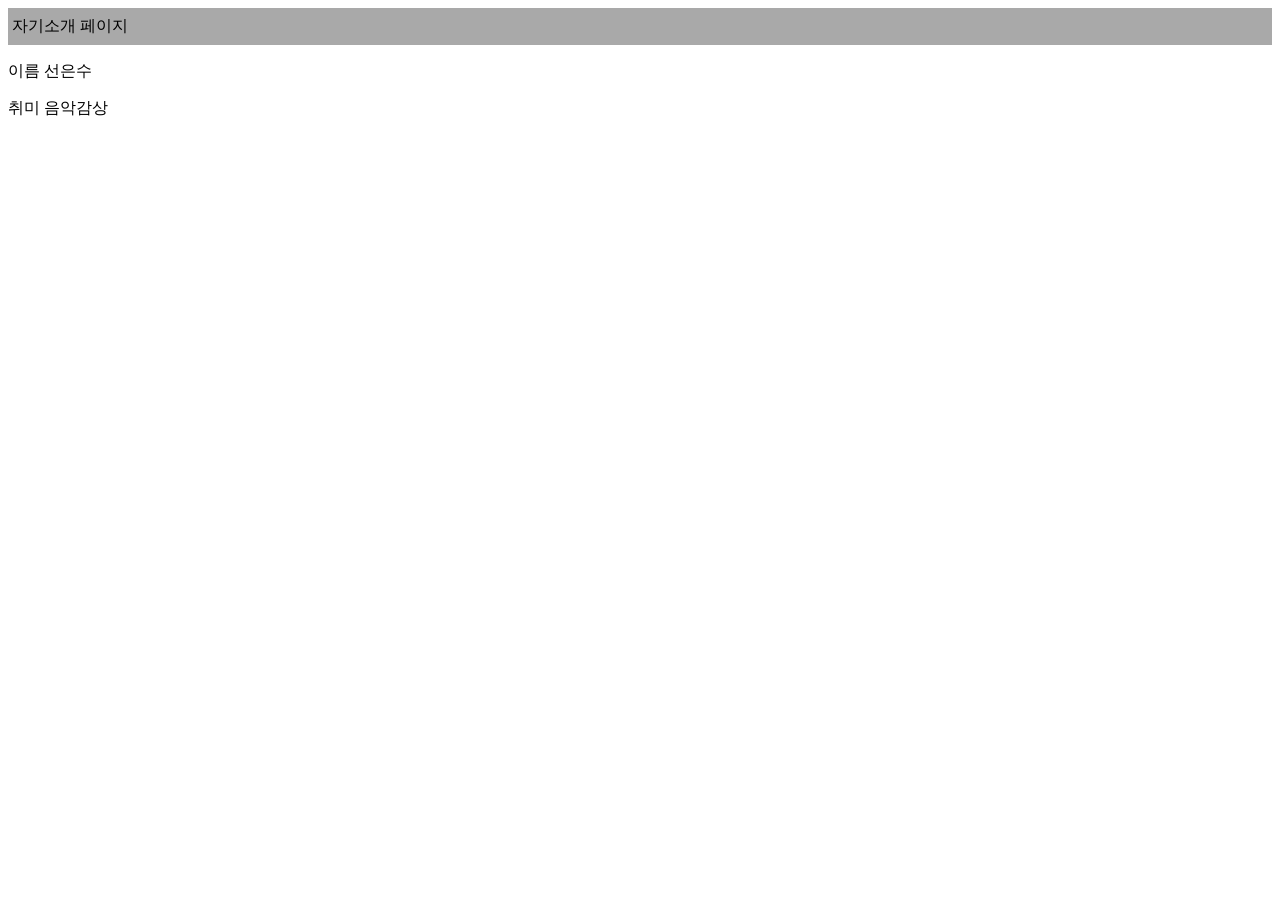
<file: index.html>
<!DOCTYPE html>
<html lang="en">
<head>
    <meta charset="UTF-8">
    <meta name="viewport" content="width=device-width, initial-scale=1.0">
    <title>Document</title>
    <link rel="stylesheet" href="./index.css" />
</head>
<body>
    <div class="introduce-header">자기소개 페이지</div>
    <div class="introduce-body">
        <div class="introduce-name">
            <span class="label">이름</span>
            <span class="value">선은수</span>
        </div>
        <div class="introduce-hobby">
            <span class="label">취미</span>
            <span class="value">음악감상</span>
        </div>
    </div>
</body>
</html>
</file>
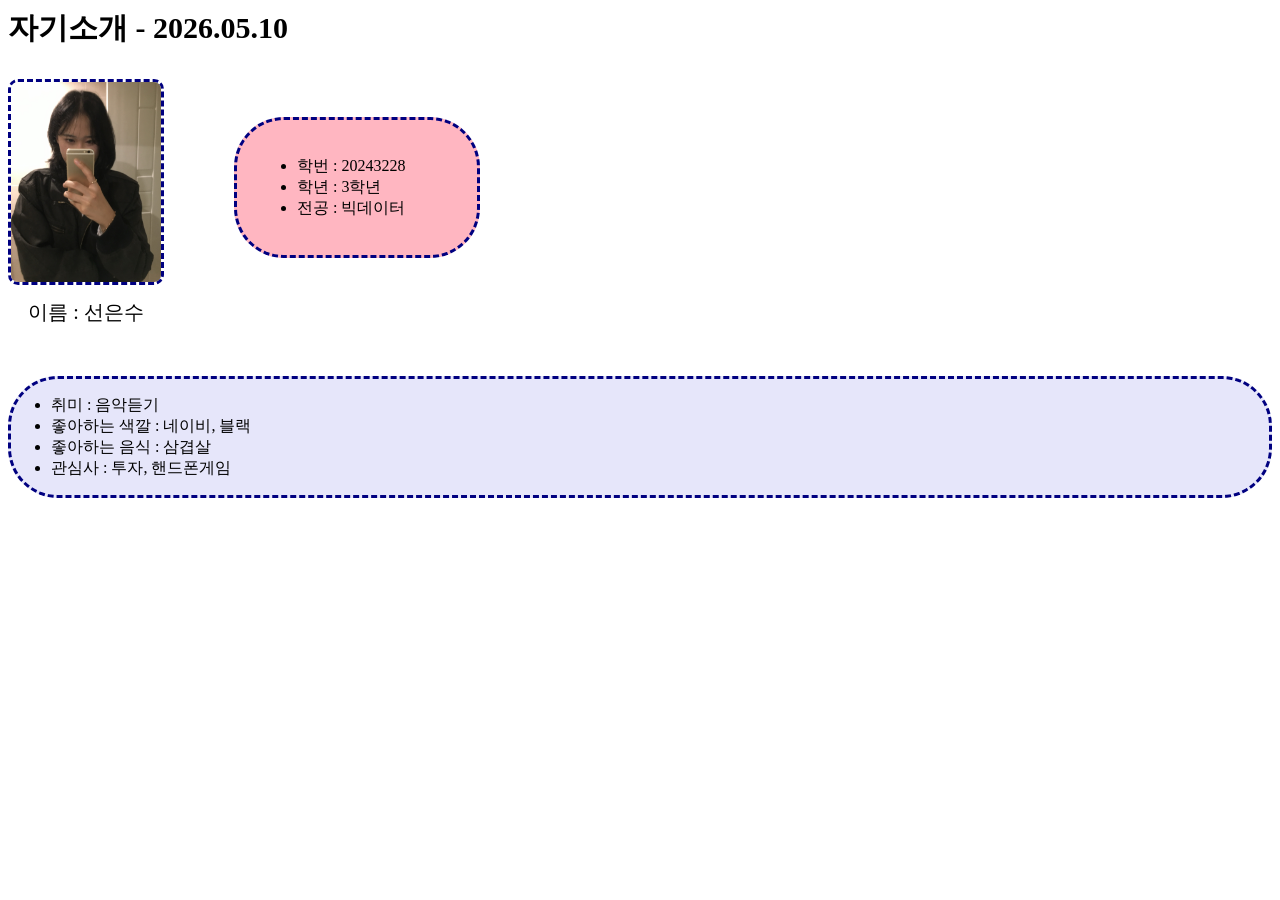
<file: my-introduce/index.html>
<!DOCTYPE html>
<html lang="en">
<head>
    <meta charset="UTF-8">
    <meta name="viewport" content="width=device-width, initial-scale=1.0">
    <title>Document</title>
    <link rel="stylesheet" href="./index.css" />
</head>
<body>
    <div class="introduce-header">자기소개 - 2026.05.10</div>
    <div class="introduce-body">
        <div class="profile-box">
            <img src="assets/me.jpeg" alt="사진"> 
            <div class="introduce-name">
                <span class="label">이름 :</span>
                <span class="value">선은수</span>
            </div>
        </div>
        <div class="info-a">
            <ul>
                <li>학번 : 20243228</li>
                <li>학년 : 3학년</li>
                <li>전공 : 빅데이터</li>
            </ul>
        </div>
    </div>
     <div class="info-b">
            <ul>
                <li>취미 : 음악듣기</li>
                <li>좋아하는 색깔 : 네이비, 블랙</li>
                <li>좋아하는 음식 : 삼겹살</li>
                <li>관심사 : 투자, 핸드폰게임 </li>
            </ul>
        </div>
</body>
</html>
</file>
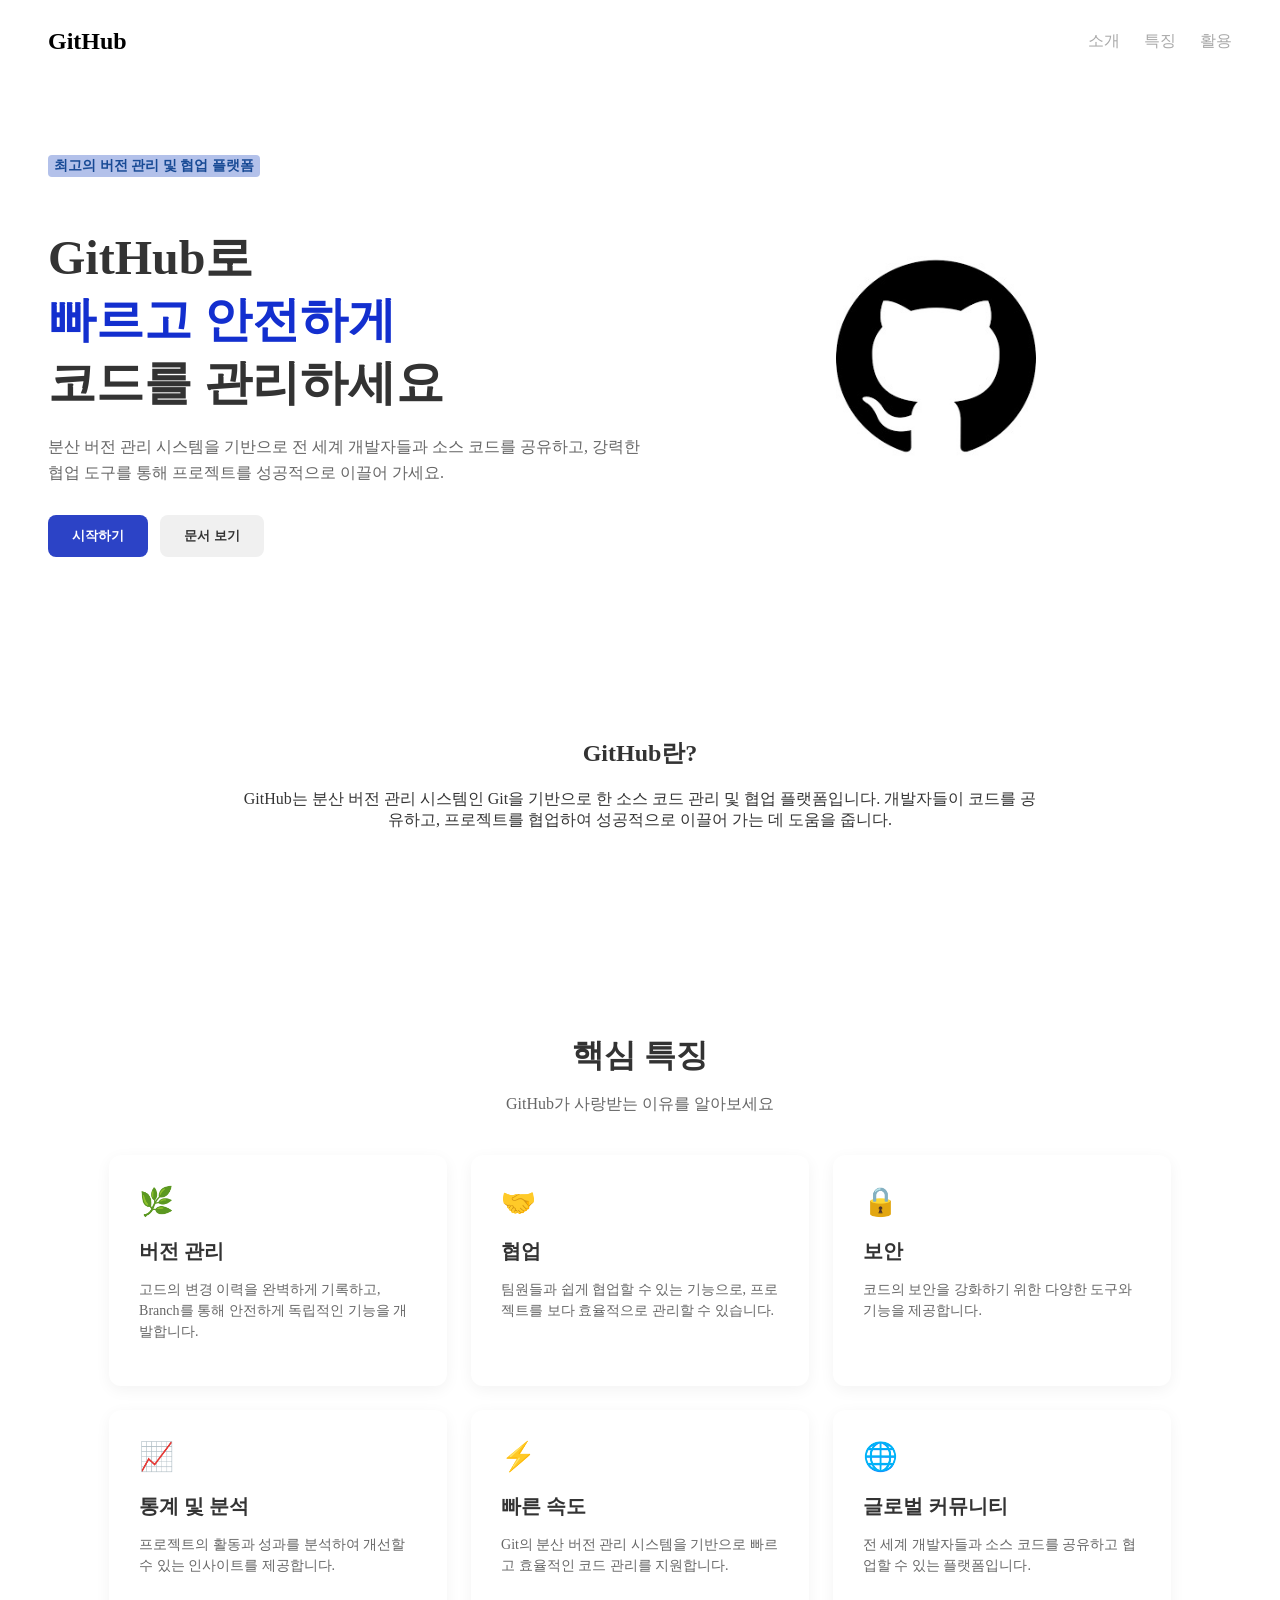
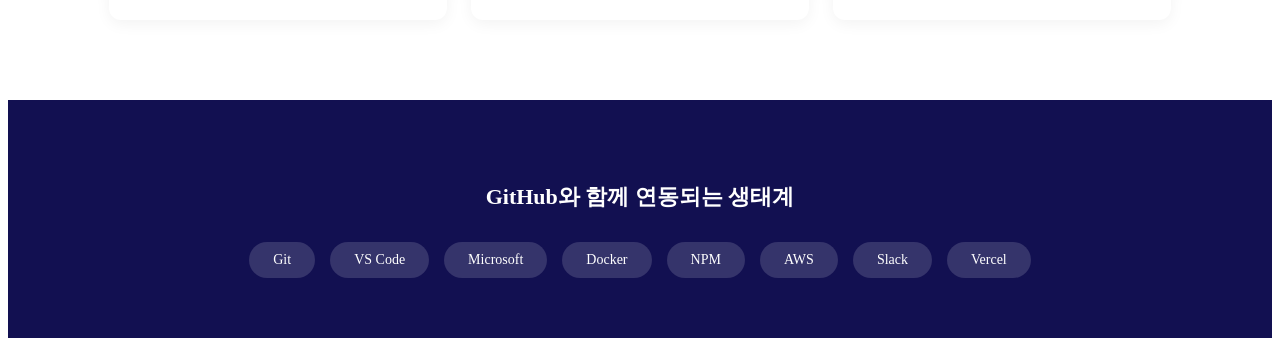
<file: tech-landing-page/index.html>
<!DOCTYPE html>
<html lang="en">
<head>
    <meta charset="UTF-8">
    <meta name="viewport" content="width=device-width, initial-scale=1.0">
    <title>GitHub 소개 페이지</title>
    <link rel="stylesheet" href="index.css">
</head>
<body>
   <header class="header">
    <div class="logo">GitHub</div>
    <nav class="menu">
        <a href="#">소개</a>
        <a href="#">특징</a>
        <a href="#">활용</a>
    </nav>
   </header>

   <main>
    <section class="hero-section">
        <div class="hero-content">
            <span class="title">최고의 버전 관리 및 협업 플랫폼</span>
            <h1>GitHub로<br><span class="highlight">빠르고 안전하게</span><br>코드를 관리하세요</h1>
            <p>분산 버전 관리 시스템을 기반으로 전 세계 개발자들과 소스 코드를 공유하고, 강력한 협업 도구를 통해 프로젝트를 성공적으로 이끌어 가세요.</p>
            <div class="hero-buttons">
                <button class="primary">시작하기</button>
                <button class="secondary">문서 보기</button>
            </div>
        </div>
        <div class="hero-image">
            <img src="assets/image.jpeg" alt="깃허브">
        </div>
    </section>
    <section class="introduce">
        <h2>GitHub란?</h2>
        <p>GitHub는 분산 버전 관리 시스템인 Git을 기반으로 한 소스 코드 관리 및 협업 플랫폼입니다. 개발자들이 코드를 공유하고, 프로젝트를 협업하여 성공적으로 이끌어 가는 데 도움을 줍니다.</p>
    </section>

    <section class="features">
        <h2>핵심 특징</h2>
        <p class="desc">GitHub가 사랑받는 이유를 알아보세요</p>

        <div class="card-grid">
            <div class="card">
                <div class="card-icon">🌿</div>
                    <h3>버전 관리</h3>
                    <p>고드의 변경 이력을 완벽하게 기록하고, Branch를 통해 안전하게 독립적인 기능을 개발합니다.</p>
                </div>
                <div class="card">
                    <div class="card-icon">🤝</div>
                    <h3>협업</h3>
                    <p>팀원들과 쉽게 협업할 수 있는 기능으로, 프로젝트를 보다 효율적으로 관리할 수 있습니다.</p>
                </div>
                <div class="card">
                    <div class="card-icon">🔒</div>
                    <h3>보안</h3>
                    <p>코드의 보안을 강화하기 위한 다양한 도구와 기능을 제공합니다.</p>
                </div>
                <div class="card">
                    <div class="card-icon">📈</div>
                    <h3>통계 및 분석</h3>
                    <p>프로젝트의 활동과 성과를 분석하여 개선할 수 있는 인사이트를 제공합니다.</p>
                </div>
                <div class="card">
                    <div class="card-icon">⚡️</div>
                    <h3>빠른 속도</h3>
                    <p>Git의 분산 버전 관리 시스템을 기반으로 빠르고 효율적인 코드 관리를 지원합니다.</p>
                </div>
                <div class="card">
                    <div class="card-icon">🌐</div>
                    <h3>글로벌 커뮤니티</h3>
                    <p>전 세계 개발자들과 소스 코드를 공유하고 협업할 수 있는 플랫폼입니다.</p>
                </div>
            </div>
        </div>
    </section>

    <section class="enterprise">
        <h3>GitHub와 함께 연동되는 생태계</h3>
        <div class="enterprise-logos">
            <span class="company-tag">Git</span>
            <span class="company-tag">VS Code</span>
            <span class="company-tag">Microsoft</span>
            <span class="company-tag">Docker</span>
            <span class="company-tag">NPM</span>
            <span class="company-tag">AWS</span>
            <span class="company-tag">Slack</span>
            <span class="company-tag">Vercel</span>
        </div>
    </section>
   </main>
</body>
</html>
</file>
<file: index.css>
body{
    div {
        padding-top: 8px;
        padding-bottom: 8px;
    }
    .introduce-header {
        padding-left: 4px;
        background-color: darkgray;
    }
}
</file>
<file: my-introduce/index.css>
img {

    width: 150px;
    height: auto;
    border: 3px dashed navy;
    border-radius: 10px;
    margin-top: 30px;
}

.introduce-header {
    font-size: 30px;
    font-weight: bold;

}
.introduce-body {
    display: flex;
    align-items: center;
    gap: 40px;
    margin-bottom: 50px;
}

.profile-box {
    text-align: center;
}

.introduce-name {
    margin-top: 10px;
    font-size: 20px;
}


.info-a {
    border: 3px dashed navy;
    border-radius: 50px;
    margin-left: 30px;
    padding: 20px;
    width: 200px;
    background-color: lightpink;
}

.info-b {
    border: 3px dashed navy;
    border-radius: 50px;
    display: block;
    margin-top: 3px;
    background-color: lavender;
}
</file>
<file: tech-landing-page/index.css>
body {
    background-color: #ffffff;
    color: #333333;
    overflow-x: hidden;
}

.header {
    display: flex;
    justify-content: space-between;
    align-items: center;
    padding: 20px 40px;
    background-color: #ffffff;
}

.logo {
    font-size: 24px;
    font-weight: bold;
    color: black;

}

.menu a {
    text-decoration: none;
    color: darkgray;
    margin-left: 20px;
    font-size: 16px;

}

.hero-section {
    display: flex;
    justify-content: space-between;
    align-items: center;
    padding: 80px 40px;
    max-width: 1200px;
    margin: 0 auto;
}

.hero-content {
    flex: 1;
    max-width: 600px;
}

.title {
    color: #184a95;
    font-weight: 600;
    font-size: 14px;
    display: inline-block;
    margin-bottom: 10px;
    background-color: #b3c1ea;
    padding: 2px 6px;
    border-radius: 4px;
}

.hero-content h1 {
    font-size: 48px;
    line-height: 1.3;
    margin-bottom: 20px;
}

.highlight {
    color: #132fcf;
}

.hero-content p {
    color: #666;
    line-height: 1.6;;
    margin-bottom: 30px;
}

.hero-buttons {
    display: flex;
    gap: 12px;
}

.primary, .secondary {
    padding: 12px 24px;
    border-radius: 8px;
    font-weight: 600;
    cursor: pointer;
    border: none;
    transition: 0.3s;
}

.primary {
    background-color: #2c43c6;
    color: white;
}
.primary:hover {
    background-color: #1a2389;
    transform: translateY(-2px);
}

.secondary {
    background-color: #f0f0f0;
    color: #333;
}

.secondary:hover {
    background-color: #e0e0e0;
}

.hero-image {
    flex: 1;
    display: flex;
    justify-content: center;
    align-items: center;
}

@keyframes float {
    0% {
        transform: translateY(0);
    }
    50% {
        transform: translateY(-10px);
    }
    100% {
        transform: translateY(0);
    }
}

img {
    width: 200px;
    height: 200px;
    display: flex;
    justify-content: center;
    border-radius: 24px;
    animation: float 2s infinite;
}

.introduce {
    padding: 80px 8%;
    text-align: center;
    max-width: 800px;
    margin: 0 auto;
}

.introduce h2 {
    font-size: 32x;
    margin-bottom: 20px;
}
.features {
    padding: 80px 8%;
    background-color: white;
    text-align: center;
}
.features h2 {
    font-size: 32px;
    margin-bottom: 10px;
}

.desc {
    color: #666;
    margin-bottom: 40px;
}

.card-grid {
    display: grid;
    grid-template-columns: repeat(3, 1fr);
    gap: 24px;
    max-width: 1200px;
    margin: 0 auto;
}

.card {
    background-color: white;
    padding: 30px;
    border-radius: 12px;
    text-align: left;
    box-shadow: 0 4px 15px rgba(0,0,0,0.05);
    transition: 0.3s;
}

.card:hover {
    transform: translateY(-5px);
    box-shadow: 0 12px 24px rgba(0,102,255,0.1);
    border-color: #2325b2;
}

.card-icon {
    font-size: 28px;
    margin-bottom: 15px;
}

.card h3 {
    font-size: 20px;
    margin-bottom: 10px;
}

.card p {
    color: #666;
    font-size: 14px;
    line-height: 1.5;
}

.enterprise {
    background-color: #121051;
    color: white;
    padding: 60px 8%;
    text-align: center;
}

.enterprise h3 {
    margin-bottom: 30px;
    font-size: 22px;
}

.enterprise-logos {
    display: flex;
    justify-content: center;
    gap: 15px;
    flex-wrap: wrap;
    max-width: 1000px;
    margin: 0 auto;
}

.company-tag {
    background-color: rgba(255,255,255,0.15);
    padding: 10px 24px;
    border-radius: 20px;
    font-size: 14px;
}

@media (max-width: 768px) {
    .card-grid {
        grid-template-columns: repeat(2, 1fr);
    }

}

@media (max-width: 480px) {
    .hero-section {
        flex-direction: column;
        text-align: center;
        gap: 40px;
    }
    .header {
        flex-direction: column;
        gap: 15px;
    }

    .hero-buttons {
        justify-content: center;
    }
    .card-grid {
        grid-template-columns: 1fr;
    }
}
</file>
